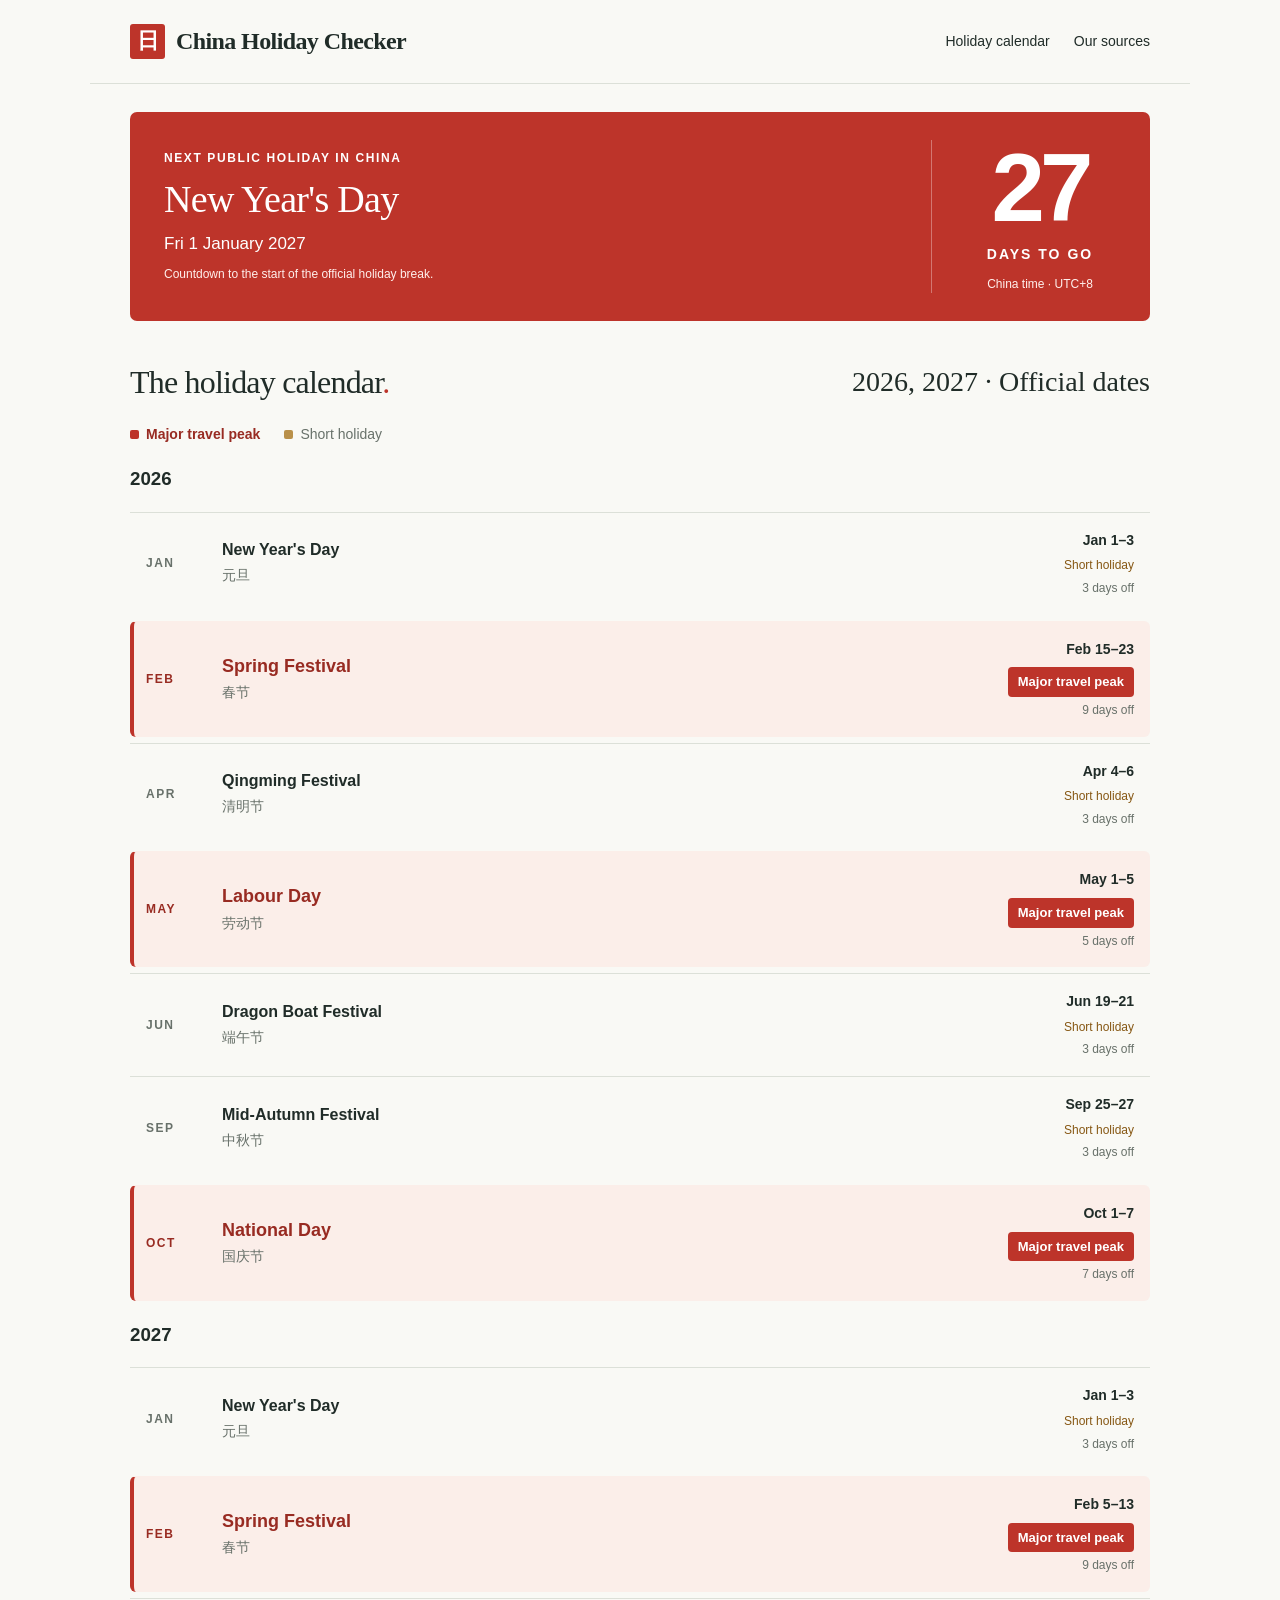
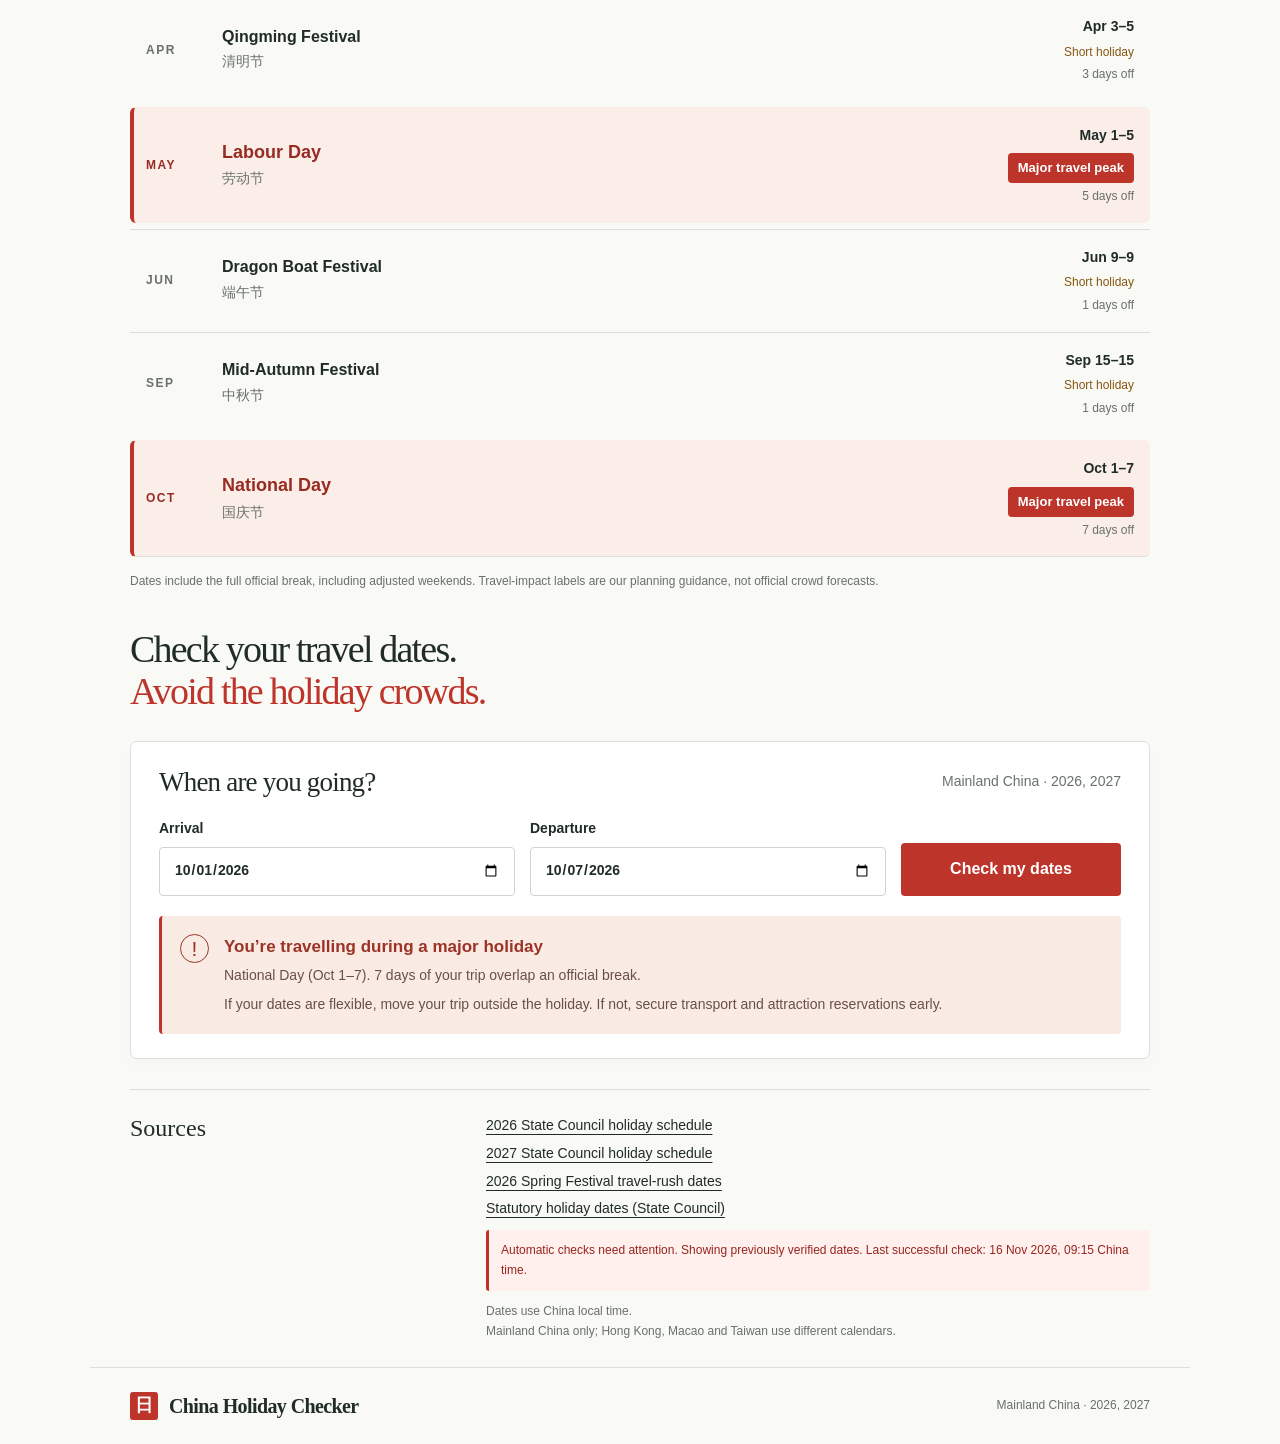
<file: index.html>
<!doctype html>
<html lang="en"><head><meta charset="utf-8"><meta name="viewport" content="width=device-width,initial-scale=1"><title>China Holiday Checker — Avoid the holiday crowds</title><meta name="description" content="Check your China travel dates against the official public holiday calendars. Avoid Golden Week, Spring Festival and other peak travel periods."><meta name="theme-color" content="#be3229"><link rel="icon" type="image/svg+xml" href="data:image/svg+xml,%3Csvg xmlns='http://www.w3.org/2000/svg' viewBox='0 0 32 32'%3E%3Crect width='32' height='32' rx='7' fill='%23be3229'/%3E%3Cpath d='M9 8h14v16H9zM9 13h14' fill='none' stroke='white' stroke-width='2'/%3E%3Cpath d='m12 18 3 3 6-6' fill='none' stroke='white' stroke-width='2'/%3E%3C/svg%3E"><link rel="stylesheet" href="style.css?v=20261006-calendar"><script src="app.js?v=20261006-calendar" defer></script></head>
<body><a class="skip" href="#checker">Skip to date checker</a><header class="site-header"><a class="wordmark" href="#" aria-label="China Holiday Checker home"><span class="seal" aria-hidden="true">日</span>China Holiday Checker</a><nav aria-label="Main navigation"><a href="#calendar">Holiday calendar</a><a class="nav-small" href="#sources">Our sources</a></nav></header>
<main><section class="holiday-countdown" aria-labelledby="countdown-name">
<div class="countdown-copy"><p class="countdown-eyebrow" id="countdown-eyebrow">NEXT PUBLIC HOLIDAY IN CHINA</p><h2 id="countdown-name">Next public holiday</h2><p id="countdown-date" class="countdown-date"></p><p id="countdown-note" class="countdown-note">Enable JavaScript to see the live countdown.</p><p id="countdown-current" class="countdown-current" hidden></p></div>
<div class="countdown-counter" role="status" aria-live="polite" aria-atomic="true"><strong id="countdown-days">—</strong><span id="countdown-unit">DAYS TO GO</span><small>China time · UTC+8</small></div>
</section><section id="calendar" class="calendar-section"><div class="section-heading"><div><h2>The holiday calendar<span class="red-period">.</span></h2></div><div class="year-label">2026 <span>Official dates</span></div></div><div class="calendar-layout"><div><div class="legend"><span><i class="swatch high"></i>Major travel peak</span><span><i class="swatch busy"></i>Short holiday</span></div><div id="holiday-list" class="holiday-list"></div><p class="calendar-caption">Dates include the full official break, including adjusted weekends. Travel-impact labels are our planning guidance, not official crowd forecasts.</p></div></div></section>
<section class="intro"><h1>Check your travel dates.<br><span>Avoid the holiday crowds.</span></h1></section>
<section id="checker" class="checker-section" aria-labelledby="checker-title"><div class="checker-heading"><div><h2 id="checker-title">When are you going?</h2></div><span class="scope">Mainland China · 2026</span></div><form id="trip-form" class="trip-form"><label>Arrival<input id="arrival" name="arrival" type="date" value="2026-10-01" required></label><label>Departure<input id="departure" name="departure" type="date" value="2026-10-07" required></label><button class="primary" type="submit">Check my dates</button></form><p id="form-error" class="form-error" role="alert" hidden></p><div id="trip-result" aria-live="polite" aria-atomic="true"></div></section>
<section id="sources" class="sources"><div><h3>Sources</h3></div><div><div id="annual-sources"><a href="https://www.gov.cn/zhengce/zhengceku/202511/content_7047091.htm" target="_blank" rel="noreferrer">2026 State Council holiday schedule</a></div><a href="https://english.www.gov.cn/news/202602/22/content_WS699ac3f1c6d00ca5f9a09342.html" target="_blank" rel="noreferrer">2026 Spring Festival travel-rush dates</a><a href="https://www.gov.cn/zhengce/content/202411/content_6986380.htm" target="_blank" rel="noreferrer">Statutory holiday dates (State Council)</a><p id="update-status" role="status">Loading official calendar…</p><p>Dates use China local time.<br>Mainland China only; Hong Kong, Macao and Taiwan use different calendars.</p></div></section></main><footer><a class="wordmark" href="#"><span class="seal" aria-hidden="true">日</span>China Holiday Checker</a><p>Mainland China · 2026</p></footer></body></html>
</file>
<file: style.css>
:root{--paper:#f9f9f5;--ink:#202c28;--muted:#68716a;--red:#bd342a;--line:#dce0d8;--green:#285c48;--amber:#865713}
*{box-sizing:border-box}html{scroll-behavior:smooth;scroll-padding-top:28px}body{margin:0;background:var(--paper);color:var(--ink);font:16px/1.55 -apple-system,BlinkMacSystemFont,"Segoe UI",sans-serif}a{color:inherit;text-underline-offset:4px}button,input{font:inherit}button,a,input{touch-action:manipulation}button{cursor:pointer}a:focus-visible,button:focus-visible,input:focus-visible{outline:3px solid #317ca8;outline-offset:5px}.skip{position:absolute;left:20px;top:-60px;background:white;padding:12px;z-index:5}.skip:focus{top:10px}
.site-header,footer{max-width:1100px;padding:24px 40px;margin:auto;display:flex;align-items:center;justify-content:space-between;gap:24px}.site-header{border-bottom:1px solid var(--line)}.wordmark{font-family:Georgia,serif;font-size:24px;line-height:1.2;letter-spacing:-.6px;display:inline-flex;align-items:center;text-decoration:none;font-weight:700}.seal{display:inline-flex;flex-shrink:0;background:var(--red);color:white;font-family:serif;font-size:22px;align-items:center;justify-content:center;width:35px;height:35px;margin-right:11px;letter-spacing:0;border-radius:3px}.site-header nav{display:flex;gap:24px;font-size:14px;flex-shrink:0}.site-header nav a{text-decoration:none}.site-header nav a:hover{color:var(--red)}main{max-width:1020px;margin:auto}
.intro{padding:36px 0 28px}h1{font:normal clamp(32px,4.6vw,52px)/1.12 Georgia,"Times New Roman",serif;letter-spacing:-1.8px;margin:0}h1>span{color:var(--red)}.checker-section{border:1px solid var(--line);border-radius:7px;background:#fff;padding:24px 28px;box-shadow:0 5px 17px #202c2805}.checker-heading{display:flex;justify-content:space-between;align-items:center;gap:15px}h2{font:normal 32px/1.2 Georgia,serif;letter-spacing:-.8px;margin:0}.checker-heading h2{font-size:27px}.scope{font-size:14px;color:var(--muted)}.trip-form{display:grid;grid-template-columns:1fr 1fr 220px;gap:15px;align-items:end;margin:20px 0}.trip-form label{display:flex;flex-direction:column;gap:7px;font-size:14px;font-weight:600}.trip-form input{width:100%;min-width:0;border:1px solid #cfd5ce;padding:11px 14px;color:var(--ink);border-radius:4px;background:white;min-height:49px}.primary{background:var(--red);color:white;border:0;padding:14px 20px;border-radius:4px;font-weight:600;min-height:49px}.primary:hover{background:#a82d24}.result{display:grid;grid-template-columns:auto 1fr;gap:15px;padding:18px;border-radius:4px;background:#faeae4;border-left:3px solid var(--red)}.result-icon{font-size:21px;width:29px;height:29px;border:1.5px solid currentColor;border-radius:50%;display:grid;place-items:center;line-height:1}.result h3{font-size:17px;margin:0 0 4px}.result p{font-size:14px;margin:0;line-height:1.65;color:#685047}.result .result-detail{margin-top:6px}.result.high{color:#9b3426}.result.clear{color:var(--green);background:#edf3ee;border-color:var(--green)}.result.clear p{color:#466152}.result.busy,.result.unknown{color:var(--amber);background:#faf2e1;border-color:#bd8a39}.result.busy p,.result.unknown p{color:#705c39}.form-error{color:#a02020;font-size:14px}
.calendar-section{padding-top:42px}.section-heading{display:flex;justify-content:space-between;align-items:center;gap:16px;margin-bottom:22px}.red-period{color:var(--red)}.year-label{font:28px/1 Georgia,serif;display:flex;align-items:center;gap:14px}.year-label span{font:12px/1.4 -apple-system,BlinkMacSystemFont,"Segoe UI",sans-serif;background:#eaf0e8;color:var(--green);border-radius:4px;padding:6px 9px}.legend{display:flex;gap:24px;font-size:14px;color:var(--muted);margin-bottom:15px}.legend span{display:flex;align-items:center;gap:7px}.swatch{width:9px;height:9px;display:inline-block;border-radius:2px}.swatch.high{background:var(--red)}.swatch.busy{background:#b99049}.holiday{display:grid;grid-template-columns:60px 1fr auto;gap:16px;padding:17px 0;border-top:1px solid var(--line);align-items:center}.holiday:last-child{border-bottom:1px solid var(--line)}.month{font-size:12px;letter-spacing:1.5px;color:var(--muted);font-weight:700}.holiday h3{font-size:16px;line-height:1.3;margin:0 0 4px;font-weight:600}.holiday p{font-size:14px;color:var(--muted);margin:0}.holiday-date{font-size:14px;text-align:right;font-weight:600}.holiday-date small{font-weight:400;font-size:12px;display:block;margin-top:5px}.high-label{color:var(--red)}.busy-label{color:var(--amber)}.calendar-caption{font-size:12px;color:var(--muted);line-height:1.7;margin:14px 0 0}
.sources{border-top:1px solid var(--line);margin-top:30px;padding:25px 0;display:grid;grid-template-columns:1fr 2fr;gap:24px}.sources h3{font:24px Georgia,serif;margin:0}.sources p{font-size:12px;color:var(--muted);line-height:1.7;margin:10px 0 0}.sources a{display:block;font-size:14px;margin-bottom:6px}footer{border-top:1px solid var(--line)}footer .wordmark{font-size:20px}footer .seal{width:28px;height:28px;font-size:18px}footer p{color:var(--muted);font-size:12px;margin:0}
@media(max-width:1100px){main{margin:0 40px}}
@media(max-width:760px){.site-header,footer{padding:20px 24px}main{margin:0 24px}.wordmark{font-size:21px}.site-header nav{gap:16px}.site-header nav .nav-small{display:none}.trip-form{grid-template-columns:1fr 1fr}.primary{grid-column:1/-1}.checker-heading{align-items:start}.scope{font-size:12px}.intro{padding-top:28px}.checker-section{padding:22px}}
@media(max-width:480px){.site-header,footer{padding:18px 20px;gap:12px}.site-header .wordmark{font-size:19px;max-width:230px}.site-header nav{font-size:12px}.seal{width:30px;height:30px;font-size:20px;margin-right:8px}main{margin:0 20px}h1{font-size:34px;letter-spacing:-1.1px}.checker-section{padding:19px 16px}.checker-heading{display:block}.checker-heading h2{font-size:25px}.scope{display:block;margin-top:7px}.trip-form{gap:12px}.trip-form input{padding:10px 7px;font-size:14px}.result{padding:14px 12px;gap:10px}.result h3{font-size:16px}.calendar-section{padding-top:32px}.section-heading{align-items:start;flex-direction:column;gap:12px}h2{font-size:29px}.year-label{font-size:23px}.holiday{grid-template-columns:1fr auto;gap:12px}.holiday .month{display:none}.legend{gap:16px;font-size:12px}.sources{grid-template-columns:1fr;gap:15px}footer{align-items:start}footer .wordmark{font-size:17px;max-width:220px}footer p{max-width:100px;text-align:right}}
@media(prefers-reduced-motion:reduce){html{scroll-behavior:auto}}

.holiday-countdown{margin-top:28px;padding:28px 34px;background:var(--red);color:white;border-radius:7px;display:grid;grid-template-columns:1fr auto;align-items:center;gap:32px}.countdown-eyebrow{font-size:12px;letter-spacing:1.6px;font-weight:700;margin:0 0 10px}.holiday-countdown h2{font-size:38px;letter-spacing:-.7px}.countdown-date{font-size:17px;margin:8px 0 0}.countdown-note{font-size:12px;line-height:1.6;margin:8px 0 0;color:#fff0ed;max-width:440px}.countdown-current{font-size:13px;line-height:1.6;margin:14px 0 0;padding-top:12px;border-top:1px solid #ffffff55}.countdown-counter{text-align:center;min-width:185px;padding-left:32px;border-left:1px solid #ffffff55;display:flex;flex-direction:column}.countdown-counter strong{font-size:96px;line-height:1;letter-spacing:-5px;font-weight:750;font-variant-numeric:tabular-nums}.countdown-counter span{font-size:14px;font-weight:700;letter-spacing:2px;margin-top:8px}.countdown-counter small{font-size:12px;color:#fff0ed;margin-top:9px}.holiday-countdown[data-state="unknown"] .countdown-counter strong{font-size:60px;letter-spacing:0}.holiday-countdown+.intro{padding-top:27px}.holiday-countdown+.intro h1{font-size:38px}
@media(max-width:760px){.holiday-countdown{padding:24px;gap:22px}.holiday-countdown h2{font-size:31px}.countdown-counter{min-width:150px;padding-left:22px}.countdown-counter strong{font-size:78px}.holiday-countdown+.intro h1{font-size:34px}}
@media(max-width:480px){.holiday-countdown{margin-top:20px;padding:22px;grid-template-columns:1fr;gap:22px}.holiday-countdown h2{font-size:32px}.countdown-eyebrow{font-size:12px;letter-spacing:1px}.countdown-counter{padding:18px 0 0;border-left:0;border-top:1px solid #ffffff55}.countdown-counter strong{font-size:84px}.countdown-current{font-size:12px}.holiday-countdown+.intro h1{font-size:29px}.holiday-countdown+.intro{padding:23px 0}}

.sources .update-warning{color:#98251e;background:#fff0ed;padding:10px 12px;border-left:3px solid #be3229;border-radius:3px}

/* Bring peak holiday periods forward in the calendar. */
.holiday{padding:17px 16px;grid-template-columns:60px minmax(0,1fr) auto}
.holiday-high{background:#fbeee9;border-left:4px solid var(--red);border-top-color:transparent;border-radius:6px;margin:6px 0;padding-left:12px}
.holiday-high h3{font-size:18px;font-weight:750;color:#982b22}
.holiday-high .month{color:#982b22}
.holiday-date .high-label{display:table;margin-left:auto;background:var(--red);color:#fff;border-radius:4px;font-size:13px;font-weight:750;line-height:1.35;padding:6px 10px;margin-top:7px}
.holiday-duration{display:block;font-size:12px;font-weight:400;color:var(--muted);margin-top:4px}
.legend span:first-child{color:#982b22;font-weight:700}
.calendar-section+.intro h1{font-size:38px}
@media(max-width:760px){.calendar-section+.intro h1{font-size:34px}}
@media(max-width:480px){.holiday{grid-template-columns:minmax(0,1fr) auto;padding:16px 12px;gap:10px}.holiday-high{padding-left:8px}.holiday-high h3{font-size:17px}.holiday-date .high-label{font-size:12px;padding:6px 8px}.calendar-section+.intro h1{font-size:29px}}
</file>
